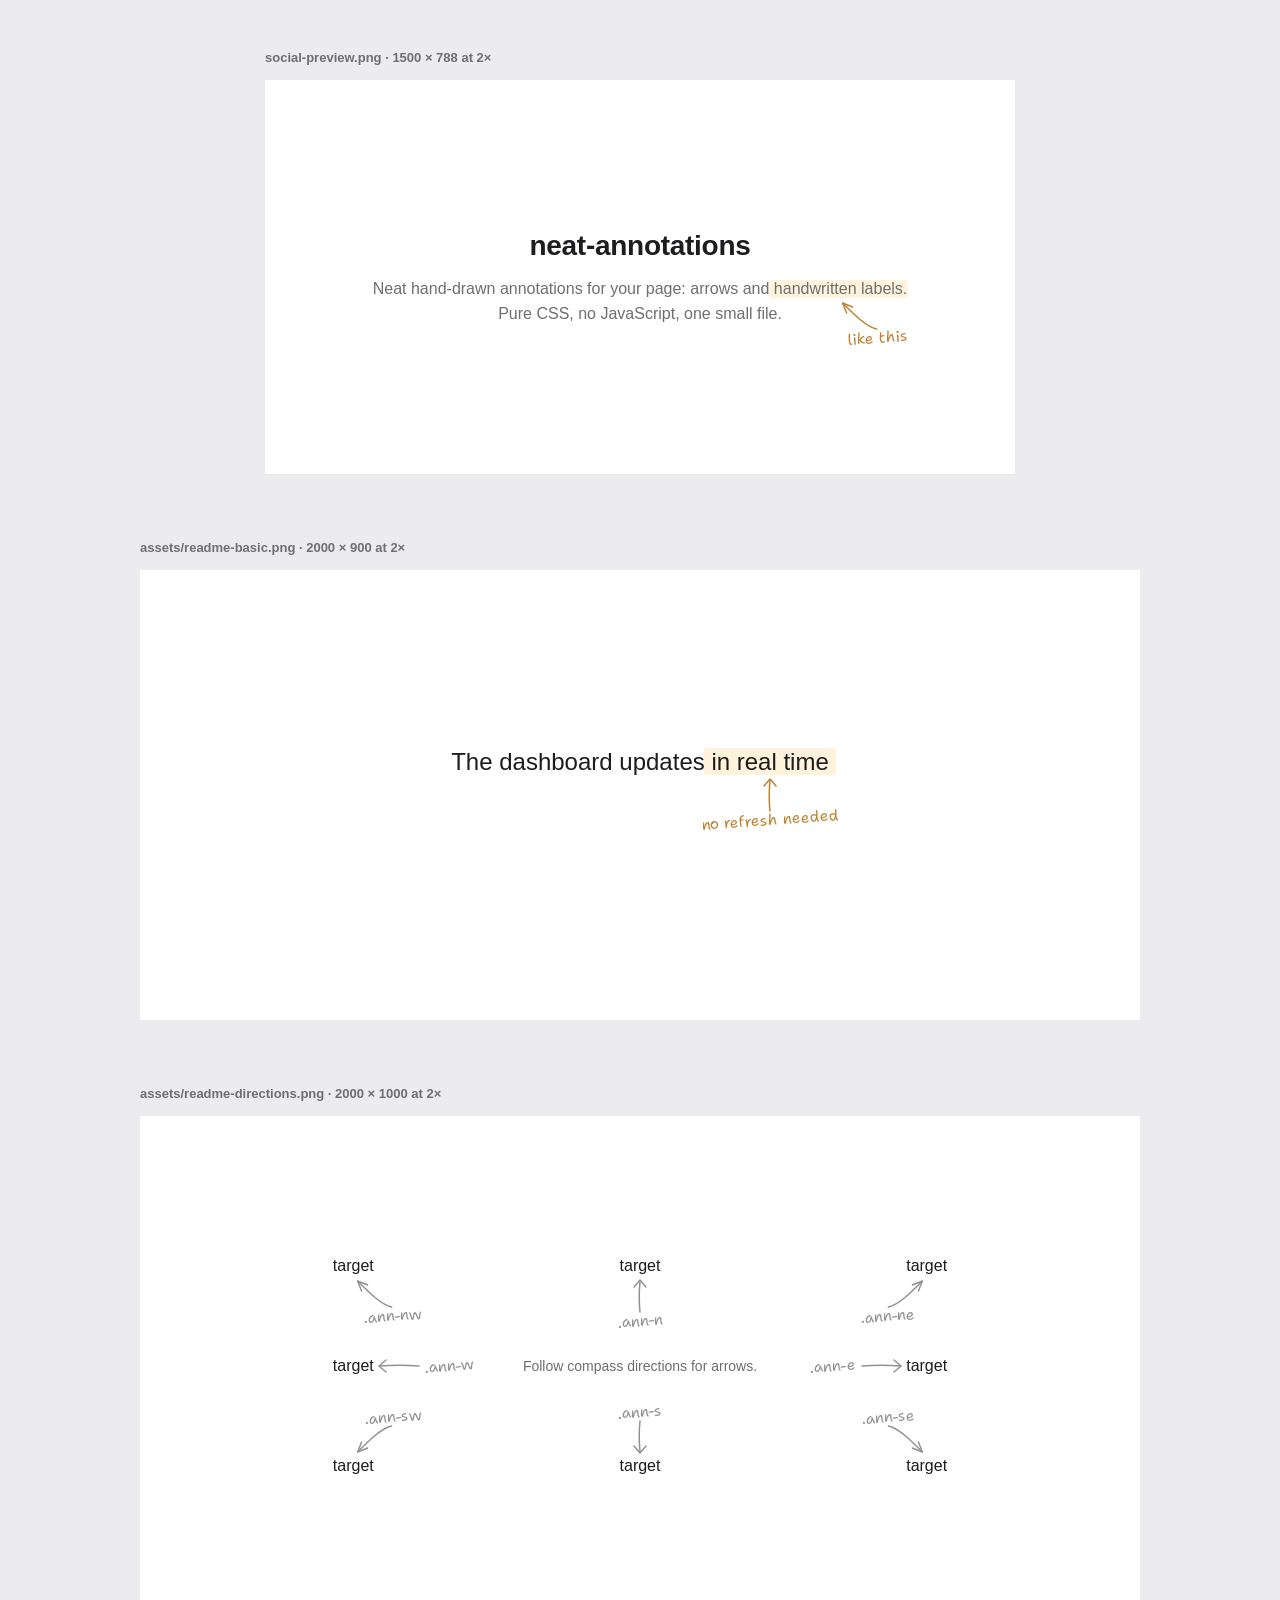
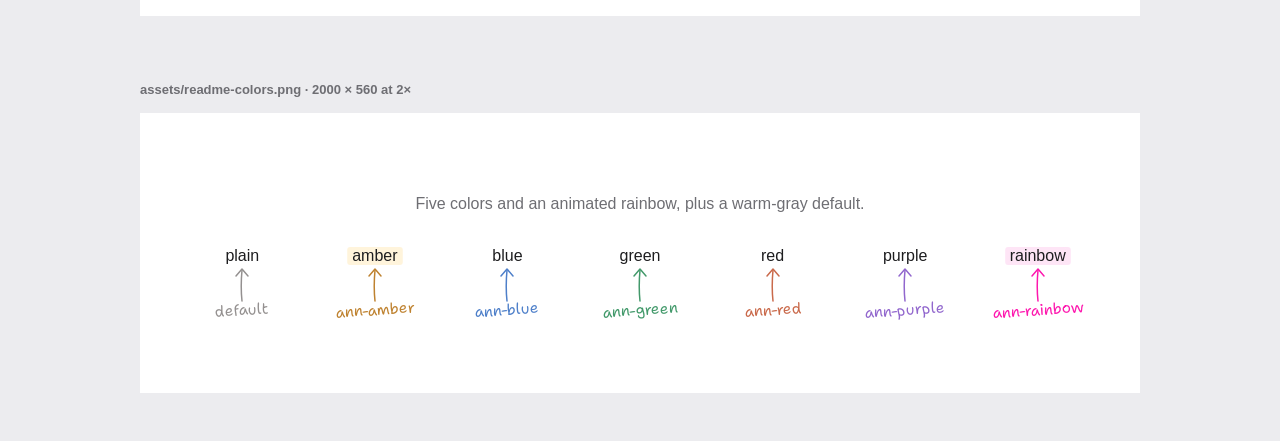
<file: render-previews.html>
<!doctype html>
<html lang="en">
<head>
<meta charset="utf-8">
<meta name="viewport" content="width=device-width, initial-scale=1">
<title>neat-annotations preview sources</title>
<link rel="preconnect" href="https://fonts.googleapis.com">
<link rel="preconnect" href="https://fonts.gstatic.com" crossorigin>
<link href="https://fonts.googleapis.com/css2?family=Shantell+Sans:wght@400;500;600&display=swap" rel="stylesheet">
<link rel="stylesheet" href="neat-annotations.css">
<style>
  :root { color-scheme: light; --ink: #1d1d1f; --ink-2: #6e6e73; }
  * { box-sizing: border-box; }
  body { margin: 0; padding: 48px; background: #ececef; color: var(--ink); font: 16px/1.55 -apple-system, BlinkMacSystemFont, "SF Pro Text", "Helvetica Neue", Arial, sans-serif; -webkit-font-smoothing: antialiased; }
  .preview-source { width: fit-content; margin: 0 auto 64px; }
  .preview-source:last-child { margin-bottom: 0; }
  .preview-source h2 { margin: 0 0 12px; color: #6e6e73; font-size: 13px; font-weight: 600; }
  .preview-frame { position: relative; overflow: hidden; background: #fff; }

  #social-preview { display: grid; width: 750px; height: 394px; place-items: center; text-align: center; }
  .social-preview-copy { transform: translateY(-2px); }
  .social-preview-copy h1 { margin: 0 0 10px; font-size: 28px; font-weight: 600; letter-spacing: -.01em; }
  .social-preview-copy p { margin: 0; color: var(--ink-2); }

  #readme-basic { display: grid; width: 1000px; height: 450px; place-items: center; font-size: 24px; }
  .readme-basic-copy { transform: translateY(-34px); }

  #readme-directions { display: grid; width: 1000px; height: 500px; place-items: center; }
  .readme-directions-grid { display: grid; grid-template-areas: "nw n ne" "w copy e" "sw s se"; grid-template-columns: repeat(3, minmax(0, 1fr)); width: 860px; }
  .readme-direction { display: flex; align-items: center; justify-content: center; min-width: 0; height: 100px; }
  .readme-direction-nw { grid-area: nw; }
  .readme-direction-n { grid-area: n; }
  .readme-direction-ne { grid-area: ne; }
  .readme-direction-w { grid-area: w; }
  .readme-directions-copy { grid-area: copy; align-self: center; padding: 20px; color: var(--ink-2); font-size: 14px; line-height: 1.45; text-align: center; }
  .readme-direction-e { grid-area: e; }
  .readme-direction-sw { grid-area: sw; }
  .readme-direction-s { grid-area: s; }
  .readme-direction-se { grid-area: se; }

  #readme-colors { display: grid; width: 1000px; height: 280px; align-content: center; }
  .readme-colors-copy { margin: 0 0 30px; color: var(--ink-2); text-align: center; }
  .readme-colors-grid { display: grid; grid-template-columns: repeat(7, minmax(0, 1fr)); align-items: start; justify-items: center; padding: 0 36px 48px; }
  #readme-colors .ann-rainbow { animation: none; }
</style>
</head>
<body>
<article class="preview-source">
  <h2>social-preview.png · 1500 × 788 at 2×</h2>
  <section class="preview-frame" id="social-preview">
    <div class="social-preview-copy">
      <h1>neat-annotations</h1>
      <p>Neat hand-drawn annotations for your page: arrows and <span class="ann ann-nw ann-amber" data-note="like this">handwritten labels</span>.<br>Pure CSS, no JavaScript, one small file.</p>
    </div>
  </section>
</article>

<article class="preview-source">
  <h2>assets/readme-basic.png · 2000 × 900 at 2×</h2>
  <section class="preview-frame" id="readme-basic">
    <div class="readme-basic-copy">The dashboard updates <span class="ann ann-n ann-amber" data-note="no refresh needed">in real time</span></div>
  </section>
</article>

<article class="preview-source">
  <h2>assets/readme-directions.png · 2000 × 1000 at 2×</h2>
  <section class="preview-frame" id="readme-directions">
    <div class="readme-directions-grid">
      <div class="readme-direction readme-direction-nw"><span class="ann ann-nw" data-note=".ann-nw">target</span></div>
      <div class="readme-direction readme-direction-n"><span class="ann ann-n" data-note=".ann-n">target</span></div>
      <div class="readme-direction readme-direction-ne"><span class="ann ann-ne" data-note=".ann-ne">target</span></div>
      <div class="readme-direction readme-direction-w"><span class="ann ann-w" data-note=".ann-w">target</span></div>
      <div class="readme-directions-copy">Follow compass directions for arrows.</div>
      <div class="readme-direction readme-direction-e"><span class="ann ann-e" data-note=".ann-e">target</span></div>
      <div class="readme-direction readme-direction-sw"><span class="ann ann-sw" data-note=".ann-sw">target</span></div>
      <div class="readme-direction readme-direction-s"><span class="ann ann-s" data-note=".ann-s">target</span></div>
      <div class="readme-direction readme-direction-se"><span class="ann ann-se" data-note=".ann-se">target</span></div>
    </div>
  </section>
</article>

<article class="preview-source">
  <h2>assets/readme-colors.png · 2000 × 560 at 2×</h2>
  <section class="preview-frame" id="readme-colors">
    <p class="readme-colors-copy">Five colors and an animated rainbow, plus a warm-gray default.</p>
    <div class="readme-colors-grid">
      <span class="ann ann-n" data-note="default">plain</span>
      <span class="ann ann-n ann-amber" data-note="ann-amber">amber</span>
      <span class="ann ann-n ann-blue" data-note="ann-blue">blue</span>
      <span class="ann ann-n ann-green" data-note="ann-green">green</span>
      <span class="ann ann-n ann-red" data-note="ann-red">red</span>
      <span class="ann ann-n ann-purple" data-note="ann-purple">purple</span>
      <span class="ann ann-n ann-rainbow" data-note="ann-rainbow">rainbow</span>
    </div>
  </section>
</article>
</body>
</html>
</file>
<file: neat-annotations.css>
/* neat-annotations — neat hand-drawn CSS annotations: arrows + handwritten labels.
   https://github.com/syabro/neat-annotations · MIT license.
   Labels look best with the Shantell Sans font (falls back to system cursive). */

.ann {
  --ann-color: light-dark(#898584, #b8b8bd);
  --ann-mark: light-dark(
    color-mix(in oklch, var(--ann-color) 10%, transparent),
    oklch(from var(--ann-color) l calc(c * 1.35) h / 24%)
  );
  --ann-font: 'Shantell Sans', cursive;
  --ann-target-gap: 5px;
  --ann-label-gap: 6px;
  --ann-lower-label-gap: -4px;
  --ann-label-max-width: 150px;
  --ann-arrow-x: 0px;
  --ann-text-x: 0px;
  --ann-arrow-y: 0px;
  --ann-text-y: 5px;
  --ann-rotate: -4deg;
  position: relative;
  display: inline-block;
  overflow: visible;
  line-height: 1.15;
  border-radius: 3px;
  background: var(--ann-mark);
  box-shadow:
    -0.3em 0 0 0 var(--ann-mark),
    0.3em 0 0 0 var(--ann-mark);
}

.ann::after {
  content: attr(data-note);
  position: absolute;
  z-index: 4;
  width: max-content;
  max-width: var(--ann-label-max-width);
  transform: rotate(var(--ann-rotate));
  font-family: var(--ann-font);
  font-size: 0.95rem;
  font-weight: 400;
  line-height: 1.05;
  color: var(--ann-color);
  opacity: .9;
  white-space: normal;
  overflow-wrap: anywhere;
  pointer-events: none;
}

.ann::before {
  content: "";
  position: absolute;
  z-index: 3;
  width: 46px;
  height: 38px;
  transform-origin: 50% 50%;
  -webkit-mask: var(--_ann-arrow-mask) center / contain no-repeat;
  mask: var(--_ann-arrow-mask) center / contain no-repeat;
  background: var(--ann-color);
  opacity: .9;
  pointer-events: none;
}

.ann:not([data-note])::before,
.ann:not([data-note])::after,
.ann[data-note=""]::before,
.ann[data-note=""]::after { display: none; }

/* Amber text needs darker contrast, but the highlight uses bright yellow (#ffb000)
   to avoid a muddy background. color-mix with transparent creates an even marker tint. */
.ann-amber {
  --ann-color: light-dark(#b8751a, #f0b45a);
  --ann-mark: light-dark(
    color-mix(in oklch, #ffb000 14%, transparent),
    color-mix(in oklch, #ffb000 22%, transparent)
  );
}
.ann-blue { --ann-color: light-dark(#3b72c4, #78a9ef); }
.ann-green { --ann-color: light-dark(#2f8f5b, #67c792); }
.ann-red { --ann-color: light-dark(#c45a38, #ee8a6e); }
.ann-purple { --ann-color: light-dark(#8657c8, #b998ef); }
.ann-rainbow {
  --ann-color: oklch(0.65 0.28 var(--ann-rainbow-hue, 350deg));
}
.ann-no-mark { --ann-mark: transparent; }

@property --ann-rainbow-hue {
  syntax: "<angle>";
  inherits: false;
  initial-value: 350deg;
}

@keyframes ann-rainbow-cycle { to { --ann-rainbow-hue: 710deg; } }
@media (prefers-reduced-motion: no-preference) {
  .ann-rainbow { animation: ann-rainbow-cycle 3s linear infinite; }
}

@media (forced-colors: active) {
  .ann::before {
    background: CanvasText;
    forced-color-adjust: none;
  }
}

.ann-n::before {
  left: calc(50% - 23px + var(--ann-arrow-x));
  top: calc(100% + var(--ann-target-gap) - 4px + var(--ann-arrow-y));
  --_ann-arrow-mask: url("data:image/svg+xml,%3Csvg width='46' height='38' viewBox='0 0 46 38' xmlns='http://www.w3.org/2000/svg'%3E%3Cpath d='M23 35 C22 26 22 15 23 4' fill='none' stroke='black' stroke-width='1.5' stroke-linecap='round'/%3E%3Cpath d='M17 10 L23 3 L29 10' fill='none' stroke='black' stroke-width='1.5' stroke-linecap='round' stroke-linejoin='round'/%3E%3C/svg%3E");
}
.ann-n::after { left: calc(50% + var(--ann-text-x)); top: calc(100% + var(--ann-target-gap) + 31px + var(--ann-lower-label-gap) + var(--ann-text-y)); transform: translateX(-50%) rotate(var(--ann-rotate)); }

.ann-ne::before {
  left: calc(50% - 40px + var(--ann-arrow-x));
  top: calc(100% + var(--ann-target-gap) - 6px + var(--ann-arrow-y));
  transform: translateX(-10%);
  --_ann-arrow-mask: url("data:image/svg+xml,%3Csvg width='46' height='38' viewBox='0 0 46 38' xmlns='http://www.w3.org/2000/svg'%3E%3Cpath d='M6 32 C16 30 28 18 40 6' fill='none' stroke='black' stroke-width='1.5' stroke-linecap='round'/%3E%3Cpath d='M30 10 L40 6 L36 16' fill='none' stroke='black' stroke-width='1.5' stroke-linecap='round' stroke-linejoin='round'/%3E%3C/svg%3E");
}
.ann-ne::after { left: calc(50% - 34px + var(--ann-text-x)); top: calc(100% + var(--ann-target-gap) + 26px + var(--ann-lower-label-gap) + var(--ann-text-y)); transform: translateX(-60%) rotate(var(--ann-rotate)); }

.ann-e::before {
  left: calc(-1 * var(--ann-target-gap) - 43px + var(--ann-arrow-x));
  top: calc(50% - 19px + var(--ann-arrow-y));
  --_ann-arrow-mask: url("data:image/svg+xml,%3Csvg width='46' height='38' viewBox='0 0 46 38' xmlns='http://www.w3.org/2000/svg'%3E%3Cpath d='M4 19 C15 18 31 18 43 19' fill='none' stroke='black' stroke-width='1.5' stroke-linecap='round'/%3E%3Cpath d='M36 13 L43 19 L36 25' fill='none' stroke='black' stroke-width='1.5' stroke-linecap='round' stroke-linejoin='round'/%3E%3C/svg%3E");
}
.ann-e::after { right: calc(100% + var(--ann-target-gap) + 39px + var(--ann-label-gap) - var(--ann-text-x)); top: calc(50% - 5px + var(--ann-text-y)); transform: translateY(-50%) rotate(var(--ann-rotate)); }

.ann-se::before {
  left: calc(50% - 40px + var(--ann-arrow-x));
  top: calc(-1 * var(--ann-target-gap) - 32px + var(--ann-arrow-y));
  transform: translateX(-10%);
  --_ann-arrow-mask: url("data:image/svg+xml,%3Csvg width='46' height='38' viewBox='0 0 46 38' xmlns='http://www.w3.org/2000/svg'%3E%3Cpath d='M6 6 C16 8 28 20 40 32' fill='none' stroke='black' stroke-width='1.5' stroke-linecap='round'/%3E%3Cpath d='M36 22 L40 32 L30 28' fill='none' stroke='black' stroke-width='1.5' stroke-linecap='round' stroke-linejoin='round'/%3E%3C/svg%3E");
}
.ann-se::after { left: calc(50% - 34px + var(--ann-text-x)); bottom: calc(100% + var(--ann-target-gap) + 26px + var(--ann-label-gap) - var(--ann-text-y)); transform: translateX(-60%) rotate(var(--ann-rotate)); }

.ann-s::before {
  left: calc(50% - 23px + var(--ann-arrow-x));
  top: calc(-1 * var(--ann-target-gap) - 35px + var(--ann-arrow-y));
  --_ann-arrow-mask: url("data:image/svg+xml,%3Csvg width='46' height='38' viewBox='0 0 46 38' xmlns='http://www.w3.org/2000/svg'%3E%3Cpath d='M23 4 C22 13 22 24 23 35' fill='none' stroke='black' stroke-width='1.5' stroke-linecap='round'/%3E%3Cpath d='M17 29 L23 36 L29 29' fill='none' stroke='black' stroke-width='1.5' stroke-linecap='round' stroke-linejoin='round'/%3E%3C/svg%3E");
}
.ann-s::after { left: calc(50% + var(--ann-text-x)); bottom: calc(100% + var(--ann-target-gap) + 31px + var(--ann-label-gap) - var(--ann-text-y)); transform: translateX(-50%) rotate(var(--ann-rotate)); }

.ann-sw::before {
  left: calc(50% - 6px + var(--ann-arrow-x));
  top: calc(-1 * var(--ann-target-gap) - 32px + var(--ann-arrow-y));
  transform: translateX(10%);
  --_ann-arrow-mask: url("data:image/svg+xml,%3Csvg width='46' height='38' viewBox='0 0 46 38' xmlns='http://www.w3.org/2000/svg'%3E%3Cpath d='M40 6 C30 8 18 20 6 32' fill='none' stroke='black' stroke-width='1.5' stroke-linecap='round'/%3E%3Cpath d='M10 22 L6 32 L16 28' fill='none' stroke='black' stroke-width='1.5' stroke-linecap='round' stroke-linejoin='round'/%3E%3C/svg%3E");
}
.ann-sw::after { left: calc(50% + 34px + var(--ann-text-x)); bottom: calc(100% + var(--ann-target-gap) + 26px + var(--ann-label-gap) - var(--ann-text-y)); transform: translateX(-40%) rotate(var(--ann-rotate)); }

.ann-w::before {
  left: calc(100% + var(--ann-target-gap) - 3px + var(--ann-arrow-x));
  top: calc(50% - 19px + var(--ann-arrow-y));
  --_ann-arrow-mask: url("data:image/svg+xml,%3Csvg width='46' height='38' viewBox='0 0 46 38' xmlns='http://www.w3.org/2000/svg'%3E%3Cpath d='M43 19 C32 18 15 18 3 19' fill='none' stroke='black' stroke-width='1.5' stroke-linecap='round'/%3E%3Cpath d='M10 13 L3 19 L10 25' fill='none' stroke='black' stroke-width='1.5' stroke-linecap='round' stroke-linejoin='round'/%3E%3C/svg%3E");
}
.ann-w::after { left: calc(100% + var(--ann-target-gap) + 40px + var(--ann-label-gap) + var(--ann-text-x)); top: calc(50% - 5px + var(--ann-text-y)); transform: translateY(-50%) rotate(var(--ann-rotate)); }

.ann-nw::before {
  left: calc(50% - 6px + var(--ann-arrow-x));
  top: calc(100% + var(--ann-target-gap) - 6px + var(--ann-arrow-y));
  transform: translateX(10%);
  --_ann-arrow-mask: url("data:image/svg+xml,%3Csvg width='46' height='38' viewBox='0 0 46 38' xmlns='http://www.w3.org/2000/svg'%3E%3Cpath d='M40 32 C30 30 18 18 6 6' fill='none' stroke='black' stroke-width='1.5' stroke-linecap='round'/%3E%3Cpath d='M16 10 L6 6 L10 16' fill='none' stroke='black' stroke-width='1.5' stroke-linecap='round' stroke-linejoin='round'/%3E%3C/svg%3E");
}
.ann-nw::after { left: calc(50% + 34px + var(--ann-text-x)); top: calc(100% + var(--ann-target-gap) + 26px + var(--ann-lower-label-gap) + var(--ann-text-y)); transform: translateX(-40%) rotate(var(--ann-rotate)); }
</file>
